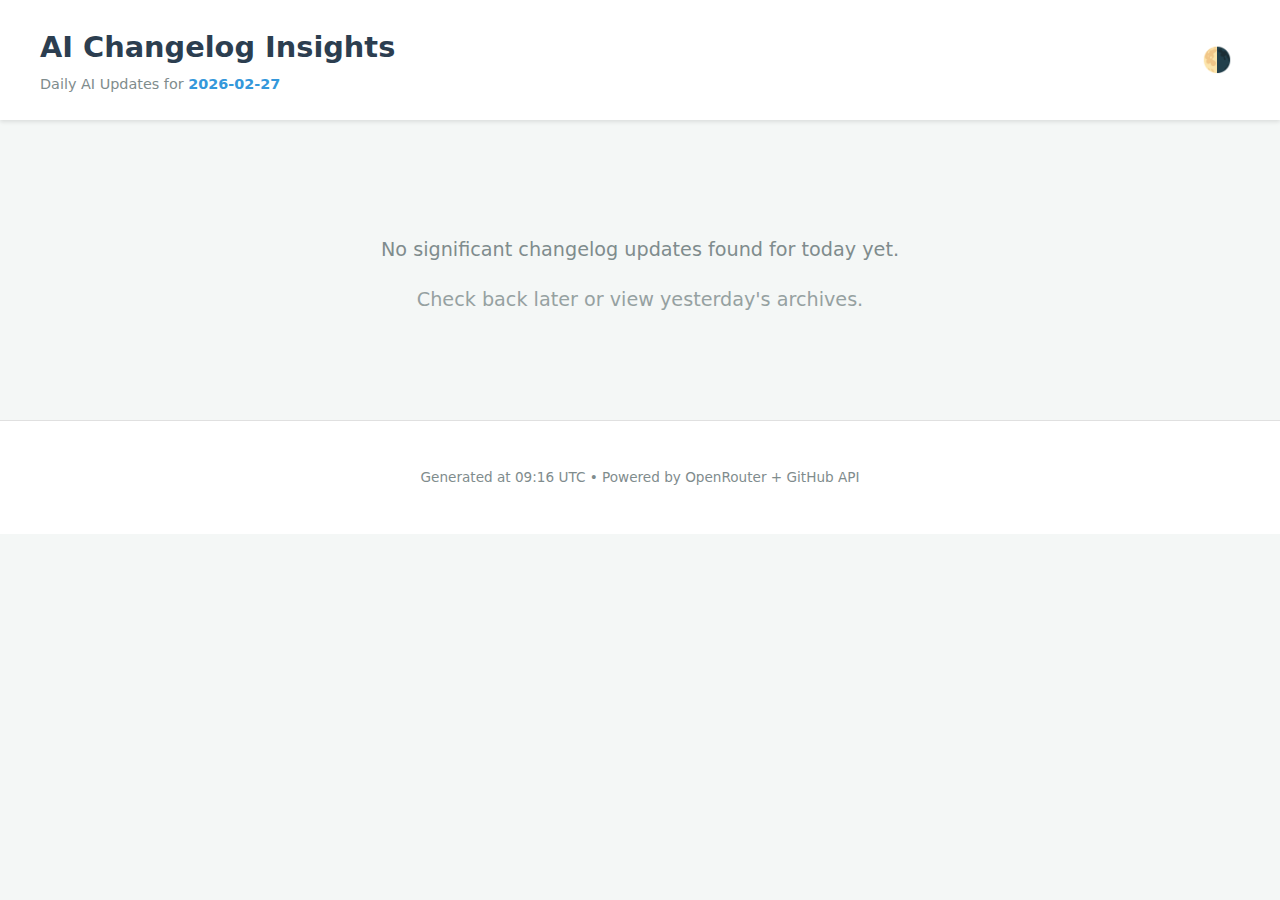
<file: index.html>
<!DOCTYPE html>
<html lang="en" data-theme="light">
<head>
    <meta charset="UTF-8">
    <meta name="viewport" content="width=device-width, initial-scale=1.0">
    <title>AI Changelog Insights | 2026-02-27</title>
    
    <!-- SEO & Social Meta Tags -->
    <meta name="description" content="Daily actionable insights from the top AI repositories on GitHub. Stay updated with what's new in AI development.">
    <meta property="og:title" content="AI Changelog Insights | 2026-02-27">
    <meta property="og:description" content="Daily actionable insights from the top AI repositories on GitHub.">
    <meta property="og:type" content="website">
    <meta property="og:url" content="https://ai-changelog-insights.github.io/">
    <!-- <meta property="og:image" content="https://ai-changelog-insights.github.io/og-image.png"> -->
    <meta name="twitter:card" content="summary_large_image">
    
    <!-- RSS Feed -->
    <link rel="alternate" type="application/rss+xml" title="AI Changelog Insights RSS Feed" href="/feed.xml" />
    
    <link rel="stylesheet" href="style.css?v=09:16 UTC">
    <script>
        function toggleTheme() {
            const html = document.documentElement;
            const current = html.getAttribute('data-theme');
            const next = current === 'light' ? 'dark' : 'light';
            html.setAttribute('data-theme', next);
            localStorage.setItem('theme', next);
        }
        
        // Init theme
        const saved = localStorage.getItem('theme') || (window.matchMedia('(prefers-color-scheme: dark)').matches ? 'dark' : 'light');
        document.documentElement.setAttribute('data-theme', saved);

        // Accordion Functionality
        document.addEventListener('DOMContentLoaded', () => {
            const summaries = document.querySelectorAll('.changelog-summary');
            
            // Add Copy Buttons to Code Blocks
            function addCopyButtons() {
                document.querySelectorAll('pre').forEach(pre => {
                    // Check if button already exists
                    if (pre.querySelector('.copy-btn')) return;

                    const button = document.createElement('button');
                    button.className = 'copy-btn';
                    button.textContent = 'Copy';
                    button.setAttribute('aria-label', 'Copy code to clipboard');

                    button.addEventListener('click', async (e) => {
                        e.stopPropagation(); // Prevent accordion from toggling if button is clicked
                        
                        const code = pre.querySelector('code');
                        const text = code ? code.innerText : pre.innerText;
                        // Remove the button text itself if it was somehow included (unlikely with querySelector('code') but possible with innerText on pre)
                        const textToCopy = text.replace('Copy', '').replace('Copied!', '').replace('Error', '').trim();

                        try {
                            if (navigator.clipboard && window.isSecureContext) {
                                await navigator.clipboard.writeText(textToCopy);
                            } else {
                                // Fallback for non-secure contexts (e.g. file:// or http://)
                                const textArea = document.createElement('textarea');
                                textArea.value = textToCopy;
                                
                                // Make it part of the DOM but invisible
                                textArea.style.position = 'fixed';
                                textArea.style.left = '0';
                                textArea.style.top = '0';
                                textArea.style.opacity = '0';
                                textArea.style.pointerEvents = 'none';
                                
                                document.body.appendChild(textArea);
                                textArea.focus();
                                textArea.select();
                                
                                try {
                                    const successful = document.execCommand('copy');
                                    if (!successful) throw new Error('Copy command failed');
                                } catch (err) {
                                    console.error('Fallback copy failed', err);
                                    throw err;
                                } finally {
                                    document.body.removeChild(textArea);
                                }
                            }

                            // Success feedback
                            const originalText = button.textContent;
                            button.textContent = 'Copied!';
                            button.classList.add('copied');
                            
                            setTimeout(() => {
                                button.textContent = originalText;
                                button.classList.remove('copied');
                            }, 2000);
                        } catch (err) {
                            console.error('Failed to copy:', err);
                            button.textContent = 'Error';
                            setTimeout(() => {
                                button.textContent = 'Copy';
                            }, 2000);
                        }
                    });

                    pre.appendChild(button);
                });
            }
            
            // Run initially
            addCopyButtons();
            
            summaries.forEach(summary => {
                const children = Array.from(summary.children);
                if (children.length === 0) return;

                const newContainer = document.createDocumentFragment();
                let currentSection = null;
                let currentContent = null;
                let hasSections = false;

                // Check if we have any h3s to determine if we should apply accordion structure
                const hasH3 = children.some(child => child.tagName === 'H3');

                if (!hasH3) {
                    // If no sections defined, leave as is (or wrap in one open section?)
                    // For now, let's leave it alone if no structure detected.
                    return;
                }

                children.forEach(child => {
                    if (child.tagName === 'H3') {
                        // Close previous section
                        if (currentSection && currentContent) {
                            currentSection.appendChild(currentContent);
                            newContainer.appendChild(currentSection);
                        }

                        // Start new section
                        currentSection = document.createElement('div');
                        currentSection.className = 'accordion-section';

                        const header = document.createElement('button');
                        header.className = 'accordion-header';
                        header.setAttribute('aria-expanded', 'false');
                        
                        // Move H3 inside button or keep as H3?
                        // Better accessibility: Button containing the H3 content
                        // But we want to keep semantic H3. 
                        // Let's make the button wrap the H3 or put H3 inside.
                        // CSS expects .accordion-header h3
                        
                        const h3 = child.cloneNode(true);
                        header.appendChild(h3);

                        header.addEventListener('click', function() {
                            const expanded = this.getAttribute('aria-expanded') === 'true';
                            this.setAttribute('aria-expanded', !expanded);
                            
                            const content = this.nextElementSibling;
                            if (content) {
                                content.classList.toggle('expanded');
                                if (!expanded) {
                                    content.style.maxHeight = content.scrollHeight + "px";
                                } else {
                                    content.style.maxHeight = null;
                                }
                            }
                        });

                        currentSection.appendChild(header);

                        currentContent = document.createElement('div');
                        currentContent.className = 'accordion-content';
                        hasSections = true;
                    } else {
                        if (currentContent) {
                            currentContent.appendChild(child.cloneNode(true));
                        } else {
                            // Content before first H3, or if no H3s found yet.
                            // If we are strictly following "What's New" etc., there should be an H3 first.
                            // If not, maybe create a default section or append to fragment?
                            // Let's append to a default "Overview" section if we want, or just pre-text.
                            // Given the prompt, likely strict structure.
                            // Let's create a "General" section if content exists before first H3?
                            // Or just leave it outside.
                            if (!currentSection) {
                                // Create a pre-content div
                                const preDiv = document.createElement('div');
                                preDiv.appendChild(child.cloneNode(true));
                                newContainer.appendChild(preDiv);
                            }
                        }
                    }
                });

                // Append final section
                if (currentSection && currentContent) {
                    currentSection.appendChild(currentContent);
                    newContainer.appendChild(currentSection);
                }

                if (hasSections) {
                    summary.innerHTML = '';
                    summary.appendChild(newContainer);
                }
            });
        });
    </script>
</head>
<body>
    <header>
        <div class="header-content">
            <div class="title-group">
                <h1>AI Changelog Insights</h1>
                <p class="subtitle">Daily AI Updates for <span class="highlight">2026-02-27</span></p>
            </div>
            <button class="theme-toggle" onclick="toggleTheme()" aria-label="Toggle theme">
                🌗
            </button>
        </div>
    </header>
    
    <main>
        
        
            <div class="empty-state">
                <p>No significant changelog updates found for today yet.</p>
                <p class="sub-text">Check back later or view yesterday's archives.</p>
            </div>
        
    </main>

    <footer>
        <p>Generated at 09:16 UTC • Powered by OpenRouter + GitHub API</p>
    </footer>
</body>
</html>
</file>
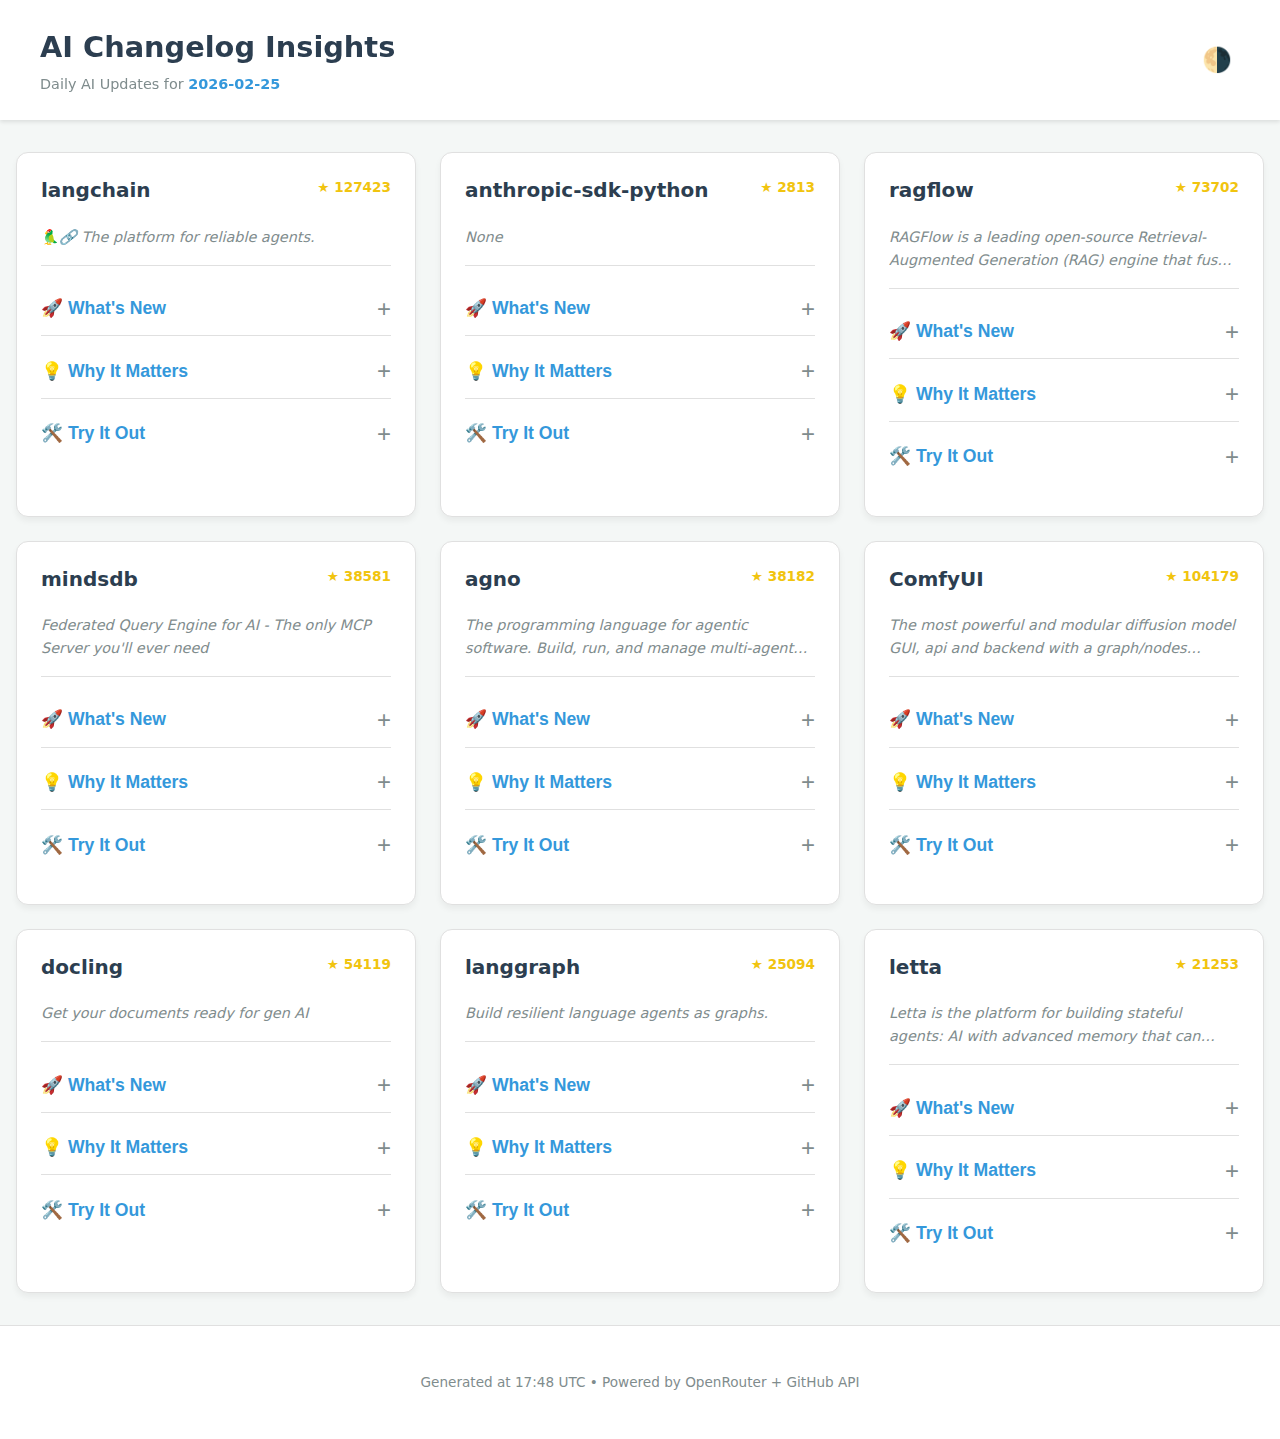
<file: site/index.html>
<!DOCTYPE html>
<html lang="en" data-theme="light">
<head>
    <meta charset="UTF-8">
    <meta name="viewport" content="width=device-width, initial-scale=1.0">
    <title>AI Changelog Insights | 2026-02-25</title>
    
    <!-- SEO & Social Meta Tags -->
    <meta name="description" content="Daily actionable insights from the top AI repositories on GitHub. Stay updated with what's new in AI development.">
    <meta property="og:title" content="AI Changelog Insights | 2026-02-25">
    <meta property="og:description" content="Daily actionable insights from the top AI repositories on GitHub.">
    <meta property="og:type" content="website">
    <meta property="og:url" content="https://ai-changelog-insights.github.io/">
    <!-- <meta property="og:image" content="https://ai-changelog-insights.github.io/og-image.png"> -->
    <meta name="twitter:card" content="summary_large_image">
    
    <!-- RSS Feed -->
    <link rel="alternate" type="application/rss+xml" title="AI Changelog Insights RSS Feed" href="/feed.xml" />
    
    <link rel="stylesheet" href="style.css?v=17:48 UTC">
    <script>
        function toggleTheme() {
            const html = document.documentElement;
            const current = html.getAttribute('data-theme');
            const next = current === 'light' ? 'dark' : 'light';
            html.setAttribute('data-theme', next);
            localStorage.setItem('theme', next);
        }
        
        // Init theme
        const saved = localStorage.getItem('theme') || (window.matchMedia('(prefers-color-scheme: dark)').matches ? 'dark' : 'light');
        document.documentElement.setAttribute('data-theme', saved);

        // Accordion Functionality
        document.addEventListener('DOMContentLoaded', () => {
            const summaries = document.querySelectorAll('.changelog-summary');
            
            summaries.forEach(summary => {
                const children = Array.from(summary.children);
                if (children.length === 0) return;

                const newContainer = document.createDocumentFragment();
                let currentSection = null;
                let currentContent = null;
                let hasSections = false;

                // Check if we have any h3s to determine if we should apply accordion structure
                const hasH3 = children.some(child => child.tagName === 'H3');

                if (!hasH3) {
                    // If no sections defined, leave as is (or wrap in one open section?)
                    // For now, let's leave it alone if no structure detected.
                    return;
                }

                children.forEach(child => {
                    if (child.tagName === 'H3') {
                        // Close previous section
                        if (currentSection && currentContent) {
                            currentSection.appendChild(currentContent);
                            newContainer.appendChild(currentSection);
                        }

                        // Start new section
                        currentSection = document.createElement('div');
                        currentSection.className = 'accordion-section';

                        const header = document.createElement('button');
                        header.className = 'accordion-header';
                        header.setAttribute('aria-expanded', 'false');
                        
                        // Move H3 inside button or keep as H3?
                        // Better accessibility: Button containing the H3 content
                        // But we want to keep semantic H3. 
                        // Let's make the button wrap the H3 or put H3 inside.
                        // CSS expects .accordion-header h3
                        
                        const h3 = child.cloneNode(true);
                        header.appendChild(h3);

                        header.addEventListener('click', function() {
                            const expanded = this.getAttribute('aria-expanded') === 'true';
                            this.setAttribute('aria-expanded', !expanded);
                            
                            const content = this.nextElementSibling;
                            if (content) {
                                content.classList.toggle('expanded');
                                if (!expanded) {
                                    content.style.maxHeight = content.scrollHeight + "px";
                                } else {
                                    content.style.maxHeight = null;
                                }
                            }
                        });

                        currentSection.appendChild(header);

                        currentContent = document.createElement('div');
                        currentContent.className = 'accordion-content';
                        hasSections = true;
                    } else {
                        if (currentContent) {
                            currentContent.appendChild(child.cloneNode(true));
                        } else {
                            // Content before first H3, or if no H3s found yet.
                            // If we are strictly following "What's New" etc., there should be an H3 first.
                            // If not, maybe create a default section or append to fragment?
                            // Let's append to a default "Overview" section if we want, or just pre-text.
                            // Given the prompt, likely strict structure.
                            // Let's create a "General" section if content exists before first H3?
                            // Or just leave it outside.
                            if (!currentSection) {
                                // Create a pre-content div
                                const preDiv = document.createElement('div');
                                preDiv.appendChild(child.cloneNode(true));
                                newContainer.appendChild(preDiv);
                            }
                        }
                    }
                });

                // Append final section
                if (currentSection && currentContent) {
                    currentSection.appendChild(currentContent);
                    newContainer.appendChild(currentSection);
                }

                if (hasSections) {
                    summary.innerHTML = '';
                    summary.appendChild(newContainer);
                }
            });
        });
    </script>
</head>
<body>
    <header>
        <div class="header-content">
            <div class="title-group">
                <h1>AI Changelog Insights</h1>
                <p class="subtitle">Daily AI Updates for <span class="highlight">2026-02-25</span></p>
            </div>
            <button class="theme-toggle" onclick="toggleTheme()" aria-label="Toggle theme">
                🌗
            </button>
        </div>
    </header>
    
    <main>
        
            
            <article class="repo-card">
                <div class="repo-header">
                    <h2><a href="https://github.com/langchain-ai/langchain" target="_blank">langchain</a></h2>
                    <div class="repo-meta">
                        <span class="stars">★ 127423</span>
                    </div>
                </div>
                <p class="repo-description">🦜🔗 The platform for reliable agents.</p>
                <div class="changelog-summary">
                    <h3>🚀 What's New</h3>
<p>This release fixes a critical issue with tool chunk ID handling in the merge functionality and includes a minor release bump.</p>
<h3>💡 Why It Matters</h3>
<ul>
<li><strong>Fix empty tool chunk IDs in merge</strong>: Treats empty tool chunk IDs as missing during merge operations, preventing potential data loss or incorrect merging behavior in complex tool call chains.</li>
</ul>
<h3>🛠️ Try It Out</h3>
<pre><code class="language-python">from langchain_core.pydantic_v1 import BaseModel, Field
from langchain_core.messages import HumanMessage
from langchain_core.tools import Tool

# Example showing proper tool chunk handling
class MyTool(Tool):
    """Example tool that demonstrates proper chunk ID handling."""
    
    def __init__(self):
        super().__init__(
            name="example",
            description="Demonstrates proper chunk ID handling",
            func=lambda x: x
        )

# Usage in a chain (simplified)
message = HumanMessage(content="Run the example tool")
# The merge functionality will now properly handle empty chunk IDs
# No code changes needed - the fix is automatic</code></pre>
                </div>
            </article>
            
            <article class="repo-card">
                <div class="repo-header">
                    <h2><a href="https://github.com/anthropics/anthropic-sdk-python" target="_blank">anthropic-sdk-python</a></h2>
                    <div class="repo-meta">
                        <span class="stars">★ 2813</span>
                    </div>
                </div>
                <p class="repo-description">None</p>
                <div class="changelog-summary">
                    <h3>🚀 What's New</h3>
<p>This release adds comprehensive MCP (Model Context Protocol) conversion helpers, removes the publishing section from CLI target, and changes array format to brackets. It also includes internal improvements to SSE classes and proxy testing resilience.</p>
<h3>💡 Why It Matters</h3>
<ul>
<li><strong>MCP Conversion Helpers</strong>: New helpers for converting between MCP tools, prompts, and resources make it easier to integrate with MCP servers and clients</li>
<li><strong>Array Format Change</strong>: Changed array_format to brackets for better compatibility with API specifications</li>
<li><strong>CLI Cleanup</strong>: Removed publishing section from CLI target to streamline the command-line interface</li>
</ul>
<h3>🛠️ Try It Out</h3>
<pre><code class="language-python">from anthropic import Anthropic

# Using new MCP conversion helpers
anthropic = Anthropic()

# Convert MCP tool to SDK format
mcp_tool = anthropic.mcp.convert_tool_to_sdk(mcp_tool_definition)

# Convert SDK tool to MCP format
mcp_definition = anthropic.mcp.convert_sdk_to_mcp(tool_definition)

# Convert prompts and resources
mcp_prompt = anthropic.mcp.convert_prompt_to_mcp(prompt_definition)
mcp_resource = anthropic.mcp.convert_resource_to_mcp(resource_definition)</code></pre>
                </div>
            </article>
            
            <article class="repo-card">
                <div class="repo-header">
                    <h2><a href="https://github.com/infiniflow/ragflow" target="_blank">ragflow</a></h2>
                    <div class="repo-meta">
                        <span class="stars">★ 73702</span>
                    </div>
                </div>
                <p class="repo-description">RAGFlow is a leading open-source Retrieval-Augmented Generation (RAG) engine that fuses cutting-edge RAG with Agent capabilities to create a superior context layer for LLMs</p>
                <div class="changelog-summary">
                    <h3>🚀 What's New</h3>
<p>RAGFlow 0.24.0 introduces significant enhancements across memory management, dataset handling, agent capabilities, and ecosystem integrations. The release focuses on improving observability, developer experience, and system governance.</p>
<h3>💡 Why It Matters</h3>
<ul>
<li><strong>Memory Management</strong>: Memory extraction logs are now visible in the console, providing full traceability of extraction, embedding, and storage operations. RESTful APIs and Python SDK enable comprehensive CRUD operations and intelligent retrieval of memories.</li>
<li><strong>Dataset Management</strong>: Batch metadata management improves user experience when configuring application metadata. Table of Contents (ToC) has been renamed to PageIndex for clarity.</li>
<li><strong>Agent Chat Management</strong>: New multi-Sandbox mechanism supports local gVisor and Alibaba Cloud with mainstream Sandbox API compatibility. Chat interface retains sessions and dialogue history for better conversation continuity.</li>
<li><strong>Chat Optimization</strong>: New 'Thinking' mode replaces previous 'Reasoning' configuration, with optimized retrieval strategies for deep-research scenarios that enhance recall accuracy.</li>
<li><strong>Admin Enhancements</strong>: Support for multiple admin accounts and model connection testing when adding new models improves system administration and configuration reliability.</li>
<li><strong>Ecosystem Expansion</strong>: OceanBase database support provides an alternative to MySQL. PaddleOCR-VL integration expands multimodal processing capabilities. New data source integrations include Zendesk and Bitbucket.</li>
</ul>
<h3>🛠️ Try It Out</h3>
<pre><code class="language-python">from ragflow.memory import MemoryClient

# Initialize Memory client
client = MemoryClient()

# Create a new memory
memory = client.create_memory(name="Project X", description="Research project data")

# Add memory entry
entry = client.add_memory_entry(
    memory_id=memory.id,
    content="This is the content for memory entry",
    metadata={"source": "document.pdf", "page": 5}
)

# Retrieve memories by keyword
results = client.search_memories(keyword="research")
print(f"Found {len(results)} memories")

# Get memory extraction logs
logs = client.get_memory_logs(memory_id=memory.id)
for log in logs:
    print(f"{log.timestamp}: {log.message}")</code></pre>
                </div>
            </article>
            
            <article class="repo-card">
                <div class="repo-header">
                    <h2><a href="https://github.com/mindsdb/mindsdb" target="_blank">mindsdb</a></h2>
                    <div class="repo-meta">
                        <span class="stars">★ 38581</span>
                    </div>
                </div>
                <p class="repo-description">Federated Query Engine for AI - The only MCP Server you'll ever need</p>
                <div class="changelog-summary">
                    <h3>🚀 What's New</h3>
<p>This release introduces significant improvements across SQL capabilities, integrations, Knowledge Bases, and security. Key highlights include enhanced GROUP BY WITH ROLLUP functionality, static README integration from GitHub, pgvector as default Knowledge Base store in Docker, and numerous security upgrades to dependencies.</p>
<h3>💡 Why It Matters</h3>
<ul>
<li><strong>Enhanced SQL GROUP BY WITH ROLLUP</strong>: Fixed reliability issues with GROUP BY WITH ROLLUP, making it more robust for complex analytical queries and rollup operations.</li>
<li><strong>Static README Integration</strong>: README files for integrations are now pulled statically from GitHub, reducing local storage requirements and ensuring documentation stays current.</li>
<li><strong>pgvector Default for Knowledge Bases</strong>: Switched default Knowledge Base store in Docker-compose to pgvector for enhanced performance in vector operations and similarity searches.</li>
<li><strong>Security Upgrades</strong>: Updated numerous security-critical packages including urllib3, starlette, keras, protobuf, numpy, and others to ensure system safety and reliability.</li>
</ul>
<h3>🛠️ Try It Out</h3>
<pre><code class="language-bash"># Test the new GROUP BY WITH ROLLUP functionality
# This example demonstrates rollup operations on sales data

# Assuming you have a sales table with columns: region, product, amount

SELECT region, product, SUM(amount) as total_sales
FROM sales
GROUP BY WITH ROLLUP region, product;

# The output will include subtotals for each region and a grand total</code></pre>
                </div>
            </article>
            
            <article class="repo-card">
                <div class="repo-header">
                    <h2><a href="https://github.com/agno-agi/agno" target="_blank">agno</a></h2>
                    <div class="repo-meta">
                        <span class="stars">★ 38182</span>
                    </div>
                </div>
                <p class="repo-description">The programming language for agentic software. Build, run, and manage multi-agent systems at scale.</p>
                <div class="changelog-summary">
                    <h3>🚀 What's New</h3>
<p>This release introduces real-time streaming for Slack interfaces with live progress cards, adds image generation capabilities to ModelsLabTools, and includes several bug fixes for Gemini, AWS Bedrock, and workflow handling.</p>
<h3>💡 Why It Matters</h3>
<ul>
<li><strong>Slack Interface Streaming</strong>: Real-time streaming with live progress cards for tool calls, reasoning, and workflow steps. Multiple bots supported with separate tokens and signing secrets.</li>
<li><strong>ModelsLabTools Image Generation</strong>: Complete ModelsLab media suite now includes text-to-image API support for PNG/JPG generation.</li>
<li><strong>Gemini API Fix</strong>: Fixed empty message parts causing request failures when sending conversations to Gemini API.</li>
<li><strong>AWS Bedrock Tool Result Handling</strong>: Merged consecutive toolResult blocks into single user message for cleaner output.</li>
<li><strong>Workflow Image Handling</strong>: Fixed raw image bytes handling in workflow step's _convert_image_artifacts_to_images method.</li>
<li><strong>Knowledge Filter Serialization</strong>: Fixed FilterExpr object serialization in GET /agents and /teams responses.</li>
</ul>
<h3>🛠️ Try It Out</h3>
<pre><code class="language-python">from agno import Agent
from agno.tools import ModelsLabTools

# Example: Using ModelsLabTools with image generation
agent = Agent(
    tools=[ModelsLabTools()],
    instructions="Generate an image based on the description"
)

# Create an agent with Slack interface
from agno.interfaces import SlackInterface

slack_agent = Agent(
    tools=[ModelsLabTools()],
    interfaces=[SlackInterface(
        token="your-slack-bot-token",
        signing_secret="your-signing-secret"
    )]
)

# The Slack interface now provides real-time streaming with progress cards
# for tool calls, reasoning, and workflow steps</code></pre>
                </div>
            </article>
            
            <article class="repo-card">
                <div class="repo-header">
                    <h2><a href="https://github.com/Comfy-Org/ComfyUI" target="_blank">ComfyUI</a></h2>
                    <div class="repo-meta">
                        <span class="stars">★ 104179</span>
                    </div>
                </div>
                <p class="repo-description">The most powerful and modular diffusion model GUI, api and backend with a graph/nodes interface.</p>
                <div class="changelog-summary">
                    <h3>🚀 What's New</h3>
<p>ComfyUI v0.15.0 introduces new API nodes, audio processing capabilities, text generation support, and various bug fixes and improvements. Key additions include ElevenLabs nodes, a 3-band equalizer for audio, GLSL shader support, and essential subgraph blueprints.</p>
<h3>💡 Why It Matters</h3>
<ul>
<li><strong>ElevenLabs API Nodes</strong>: Adds support for ElevenLabs text-to-speech and voice cloning capabilities through new API nodes.</li>
<li><strong>3-Band Equalizer Node</strong>: Provides audio processing capabilities with low, mid, and high frequency controls for audio enhancement.</li>
<li><strong>Text Generation with Native Models</strong>: Initial support for text generation using native models, starting with Gemma3 integration.</li>
<li><strong>GLSL Shader Node</strong>: Enables custom shader effects using PyOpenGL for advanced visual processing.</li>
<li><strong>Essential Subgraph Blueprints</strong>: Provides pre-built subgraph templates for common workflows to improve development efficiency.</li>
</ul>
<h3>🛠️ Try It Out</h3>
<pre><code class="language-python"># Example: Using ElevenLabs Text-to-Speech
from comfyui.api_nodes import ElevenLabsTTS

# Initialize with API key
tts = ElevenLabsTTS(api_key="your_api_key")

# Generate speech from text
speech_audio = tts.generate(
    text="Hello, this is a test of the ElevenLabs integration.",
    voice_id="male_1",
    speed=1.0
)

# Save the generated audio
speech_audio.save("output.wav")

# Example: Using 3-Band Equalizer
from comfyui.nodes import Equalizer3Band

# Apply audio equalization
equalizer = Equalizer3Band(low_gain=0.8, mid_gain=1.0, high_gain=1.2)
processed_audio = equalizer.apply(input_audio)</code></pre>
                </div>
            </article>
            
            <article class="repo-card">
                <div class="repo-header">
                    <h2><a href="https://github.com/docling-project/docling" target="_blank">docling</a></h2>
                    <div class="repo-meta">
                        <span class="stars">★ 54119</span>
                    </div>
                </div>
                <p class="repo-description">Get your documents ready for gen AI</p>
                <div class="changelog-summary">
                    <h3>🚀 What's New</h3>
<p>This release introduces unified model-family inference engines with KServe v2 API support and a new backend parser for XBRL instance reports. It also includes fixes for ASR segment handling and DOCX hyperlink address validation.</p>
<h3>💡 Why It Matters</h3>
<ul>
<li><strong>Unified Model-Family Inference Engines</strong>: Provides a consistent API for image classification and other model families, enabling easier integration with KServe v2 for production deployments.</li>
<li><strong>XBRL Instance Reports Parser</strong>: Adds native support for parsing XBRL (eXtensible Business Reporting Language) instance documents, enabling automated financial data extraction.</li>
<li><strong>DOCX Hyperlink Validation</strong>: Prevents crashes when processing DOCX files with missing hyperlink addresses, improving robustness for document processing pipelines.</li>
<li><strong>ASR Segment Filtering</strong>: Skips empty ASR (Automatic Speech Recognition) segments, reducing noise in speech-to-text processing workflows.</li>
</ul>
<h3>🛠️ Try It Out</h3>
<pre><code class="language-python">from docling import Document

# Parse XBRL instance report
xbrl_doc = Document.from_file("financial_report.xbrl")
print(xbrl_doc.metadata)

# Use unified inference engine for image classification
from docling.inference import ImageClassificationEngine
engine = ImageClassificationEngine.from_pretrained("hf_hub:model_id")
result = engine.predict(image_path="sample.jpg")
print(result)</code></pre>
                </div>
            </article>
            
            <article class="repo-card">
                <div class="repo-header">
                    <h2><a href="https://github.com/langchain-ai/langgraph" target="_blank">langgraph</a></h2>
                    <div class="repo-meta">
                        <span class="stars">★ 25094</span>
                    </div>
                </div>
                <p class="repo-description">Build resilient language agents as graphs.</p>
                <div class="changelog-summary">
                    <h3>🚀 What's New</h3>
<p>This release adds a new extract parameter to threads.search() and includes a make type target for type checking.</p>
<h3>💡 Why It Matters</h3>
<ul>
<li><strong>Enhanced Thread Search</strong>: Added extract parameter to threads.search() for more granular control over returned thread data</li>
<li><strong>Type Checking Support</strong>: Added make type target for improved type checking workflows</li>
</ul>
<h3>🛠️ Try It Out</h3>
<pre><code class="language-python">from langgraph_sdk import get_client

client = get_client()
# Using the new extract parameter to filter returned thread data
threads = await client.threads.search(extract=['thread_id', 'state', 'created_at'])
for thread in threads:
    print(f"Thread ID: {thread['thread_id']}, State: {thread['state']}")</code></pre>
                </div>
            </article>
            
            <article class="repo-card">
                <div class="repo-header">
                    <h2><a href="https://github.com/letta-ai/letta" target="_blank">letta</a></h2>
                    <div class="repo-meta">
                        <span class="stars">★ 21253</span>
                    </div>
                </div>
                <p class="repo-description">Letta is the platform for building stateful agents: AI with advanced memory that can learn and self-improve over time.</p>
                <div class="changelog-summary">
                    <h3>🚀 What's New</h3>
<p>This release contains a version bump to 0.16.5 with no functional changes or new features. It's a maintenance release that updates the version number.</p>
<h3>💡 Why It Matters</h3>
<ul>
<li><strong>Version Bump</strong>: Updated to v0.16.5 with no functional changes. This is a maintenance release for version tracking.</li>
</ul>
<h3>🛠️ Try It Out</h3>
<pre><code class="language-bash"># No functional changes - this is just a version bump
# To verify your version:
letta --version
# Should output: 0.16.5</code></pre>
                </div>
            </article>
            
        
    </main>

    <footer>
        <p>Generated at 17:48 UTC • Powered by OpenRouter + GitHub API</p>
    </footer>
</body>
</html>
</file>
<file: style.css>
:root {
    --primary: #2c3e50;
    --accent: #3498db;
    --bg: #f4f7f6;
    --card-bg: #ffffff;
    --text: #333;
    --meta: #7f8c8d;
    --border: #e0e0e0;
    --code-bg: rgba(0,0,0,0.05);
}

[data-theme="dark"] {
    --primary: #ecf0f1;
    --accent: #e74c3c;
    --bg: #1a1a1a;
    --card-bg: #2d2d2d;
    --text: #e0e0e0;
    --meta: #95a5a6;
    --border: #404040;
    --code-bg: rgba(255,255,255,0.1);
}

body {
    font-family: 'Segoe UI', system-ui, sans-serif;
    background-color: var(--bg);
    color: var(--text);
    margin: 0;
    padding: 0;
    line-height: 1.6;
    transition: background-color 0.3s, color 0.3s;
}

header {
    background: var(--card-bg);
    padding: 1.5rem 1rem;
    box-shadow: 0 2px 4px rgba(0,0,0,0.1);
    position: sticky;
    top: 0;
    z-index: 100;
}

.header-content {
    max-width: 1200px;
    margin: 0 auto;
    display: flex;
    justify-content: space-between;
    align-items: center;
}

h1 {
    margin: 0;
    font-size: 1.8rem;
    color: var(--primary);
}

.subtitle {
    margin: 0.2rem 0 0;
    color: var(--meta);
    font-size: 0.9rem;
}

.highlight {
    color: var(--accent);
    font-weight: bold;
}

.theme-toggle {
    background: none;
    border: none;
    font-size: 1.5rem;
    cursor: pointer;
    padding: 0.5rem;
    border-radius: 50%;
    transition: background 0.2s;
}

.theme-toggle:hover {
    background: rgba(0,0,0,0.05);
}

[data-theme="dark"] .theme-toggle:hover {
    background: rgba(255,255,255,0.1);
}

main {
    max-width: 1400px;
    margin: 2rem auto;
    padding: 0 1rem;
    display: grid;
    grid-template-columns: repeat(auto-fit, minmax(400px, 1fr));
    gap: 1.5rem;
}

.repo-card {
    background: var(--card-bg);
    border-radius: 12px;
    padding: 1.5rem;
    box-shadow: 0 4px 6px rgba(0,0,0,0.05);
    border: 1px solid var(--border);
    transition: transform 0.2s, box-shadow 0.2s;
    display: flex;
    flex-direction: column;
    /* Ensure container doesn't constrain content too much */
    min-width: 0;
}

.repo-card:hover {
    transform: translateY(-2px);
    box-shadow: 0 8px 12px rgba(0,0,0,0.1);
}

.repo-header {
    display: flex;
    justify-content: space-between;
    align-items: flex-start;
    margin-bottom: 0.5rem;
}

.repo-header h2 {
    margin: 0;
    font-size: 1.25rem;
    line-height: 1.3;
}

.repo-header a {
    text-decoration: none;
    color: var(--primary);
}

.repo-header a:hover {
    color: var(--accent);
}

.repo-meta {
    font-size: 0.85rem;
    color: var(--meta);
    white-space: nowrap;
    margin-left: 1rem;
}

.stars {
    color: #f1c40f;
    font-weight: 600;
}

.repo-description {
    font-size: 0.9rem;
    color: var(--meta);
    margin-bottom: 1rem;
    font-style: italic;
    display: -webkit-box;
    -webkit-line-clamp: 2;
    -webkit-box-orient: vertical;
    overflow: hidden;
}

/* ... existing styles ... */

.changelog-summary {
    font-size: 0.95rem;
    border-top: 1px solid var(--border);
    padding-top: 1rem;
    flex-grow: 1;
}

/* Accordion Styles */
.accordion-section {
    border-bottom: 1px solid var(--border);
    margin-bottom: 0.5rem;
}

.accordion-section:last-child {
    border-bottom: none;
}

.accordion-header {
    cursor: pointer;
    padding: 0.8rem 0;
    user-select: none;
    display: flex;
    justify-content: space-between;
    align-items: center;
    width: 100%;
    background: none;
    border: none;
    text-align: left;
    margin: 0; /* Reset default h3 margin */
}

.accordion-header h3 {
    margin: 0;
    font-size: 1.1rem;
    color: var(--accent);
    font-weight: 600;
    display: flex;
    align-items: center;
    gap: 0.5rem;
}

.accordion-header::after {
    content: '+';
    font-size: 1.5rem;
    color: var(--meta);
    transition: transform 0.3s ease;
    margin-left: 1rem;
}

.accordion-header[aria-expanded="true"]::after {
    transform: rotate(45deg);
}

.accordion-content {
    max-height: 0;
    overflow: hidden;
    transition: max-height 0.3s ease-out, opacity 0.3s ease-out, padding 0.3s ease;
    opacity: 0;
}

.accordion-content.expanded {
    opacity: 1;
    padding-bottom: 1rem;
    /* Max-height will be set by JS, but give it a safe fallback/initial transition target if needed, 
       though JS scrollHeight is better */
}

/* Code block fixes */
.changelog-summary pre {
    background: var(--code-bg);
    padding: 1rem;
    border-radius: 6px;
    margin: 0.5rem 0;
    overflow-x: auto;
    /* Wrap text to prevent overflow as requested */
    white-space: pre-wrap; 
    word-wrap: break-word;
    max-width: 100%;
    position: relative; /* For copy button positioning */
}

.changelog-summary code {
    background: transparent; /* inherited from pre if inside */
    padding: 0;
    border-radius: 0;
    font-family: 'Consolas', 'Monaco', monospace;
    font-size: 0.9em;
    color: var(--accent);
    /* Ensure inline code also behaves well */
    white-space: pre-wrap;
    word-break: break-all;
}

/* Copy Button Styles */
.copy-btn {
    position: absolute;
    top: 0.5rem;
    right: 0.5rem;
    background-color: rgba(255, 255, 255, 0.8);
    border: 1px solid var(--border);
    border-radius: 4px;
    padding: 0.2rem 0.5rem;
    font-size: 0.8rem;
    cursor: pointer;
    color: var(--text);
    transition: all 0.2s ease;
    opacity: 0; /* Hidden by default */
}

[data-theme="dark"] .copy-btn {
    background-color: rgba(0, 0, 0, 0.6);
    color: var(--text);
}

.changelog-summary pre:hover .copy-btn {
    opacity: 1; /* Show on hover */
}

.copy-btn:hover {
    background-color: var(--accent);
    color: white;
    border-color: var(--accent);
}

.copy-btn.copied {
    background-color: #27ae60;
    color: white;
    border-color: #27ae60;
}

/* Adjust lists inside summary */
.changelog-summary ul {
    padding-left: 1.2rem;
    margin: 0.5rem 0;
}

.changelog-summary li {
    margin-bottom: 0.5rem;
}


.empty-state {
    grid-column: 1 / -1;
    text-align: center;
    padding: 4rem 1rem;
    color: var(--meta);
}

.empty-state p {
    font-size: 1.2rem;
    margin-bottom: 0.5rem;
}

.sub-text {
    font-size: 0.9rem;
    opacity: 0.8;
}

footer {
    text-align: center;
    padding: 2rem;
    color: var(--meta);
    font-size: 0.85rem;
    border-top: 1px solid var(--border);
    margin-top: 2rem;
    background: var(--card-bg);
}

@media (max-width: 600px) {
    h1 { font-size: 1.5rem; }
    .repo-card { padding: 1rem; }
    .copy-btn { opacity: 1; } /* Always show on mobile since no hover */
}

/* Global Summary Card */
.global-summary-card {
    grid-column: 1 / -1;
    background: linear-gradient(135deg, var(--card-bg) 0%, rgba(52, 152, 219, 0.05) 100%);
    border: 1px solid var(--accent);
    border-radius: 12px;
    padding: 2rem;
    margin-bottom: 2rem;
    box-shadow: 0 4px 15px rgba(52, 152, 219, 0.1);
}

.global-summary-card h2 {
    margin-top: 0;
    color: var(--accent);
    font-size: 1.8rem;
    border-bottom: 2px solid rgba(52, 152, 219, 0.2);
    padding-bottom: 1rem;
    margin-bottom: 1.5rem;
}

.global-summary-card h3 {
    margin-top: 1.5rem;
    color: var(--primary);
    font-size: 1.3rem;
}

.ecosystem-overview {
    font-size: 1.1rem;
    line-height: 1.8;
    color: var(--text);
}

[data-theme="dark"] .global-summary-card {
    background: linear-gradient(135deg, var(--card-bg) 0%, rgba(52, 152, 219, 0.1) 100%);
}
</file>
<file: site/style.css>
:root {
    --primary: #2c3e50;
    --accent: #3498db;
    --bg: #f4f7f6;
    --card-bg: #ffffff;
    --text: #333;
    --meta: #7f8c8d;
    --border: #e0e0e0;
    --code-bg: rgba(0,0,0,0.05);
}

[data-theme="dark"] {
    --primary: #ecf0f1;
    --accent: #e74c3c;
    --bg: #1a1a1a;
    --card-bg: #2d2d2d;
    --text: #e0e0e0;
    --meta: #95a5a6;
    --border: #404040;
    --code-bg: rgba(255,255,255,0.1);
}

body {
    font-family: 'Segoe UI', system-ui, sans-serif;
    background-color: var(--bg);
    color: var(--text);
    margin: 0;
    padding: 0;
    line-height: 1.6;
    transition: background-color 0.3s, color 0.3s;
}

header {
    background: var(--card-bg);
    padding: 1.5rem 1rem;
    box-shadow: 0 2px 4px rgba(0,0,0,0.1);
    position: sticky;
    top: 0;
    z-index: 100;
}

.header-content {
    max-width: 1200px;
    margin: 0 auto;
    display: flex;
    justify-content: space-between;
    align-items: center;
}

h1 {
    margin: 0;
    font-size: 1.8rem;
    color: var(--primary);
}

.subtitle {
    margin: 0.2rem 0 0;
    color: var(--meta);
    font-size: 0.9rem;
}

.highlight {
    color: var(--accent);
    font-weight: bold;
}

.theme-toggle {
    background: none;
    border: none;
    font-size: 1.5rem;
    cursor: pointer;
    padding: 0.5rem;
    border-radius: 50%;
    transition: background 0.2s;
}

.theme-toggle:hover {
    background: rgba(0,0,0,0.05);
}

[data-theme="dark"] .theme-toggle:hover {
    background: rgba(255,255,255,0.1);
}

main {
    max-width: 1400px;
    margin: 2rem auto;
    padding: 0 1rem;
    display: grid;
    grid-template-columns: repeat(auto-fit, minmax(400px, 1fr));
    gap: 1.5rem;
}

.repo-card {
    background: var(--card-bg);
    border-radius: 12px;
    padding: 1.5rem;
    box-shadow: 0 4px 6px rgba(0,0,0,0.05);
    border: 1px solid var(--border);
    transition: transform 0.2s, box-shadow 0.2s;
    display: flex;
    flex-direction: column;
    /* Ensure container doesn't constrain content too much */
    min-width: 0;
}

.repo-card:hover {
    transform: translateY(-2px);
    box-shadow: 0 8px 12px rgba(0,0,0,0.1);
}

.repo-header {
    display: flex;
    justify-content: space-between;
    align-items: flex-start;
    margin-bottom: 0.5rem;
}

.repo-header h2 {
    margin: 0;
    font-size: 1.25rem;
    line-height: 1.3;
}

.repo-header a {
    text-decoration: none;
    color: var(--primary);
}

.repo-header a:hover {
    color: var(--accent);
}

.repo-meta {
    font-size: 0.85rem;
    color: var(--meta);
    white-space: nowrap;
    margin-left: 1rem;
}

.stars {
    color: #f1c40f;
    font-weight: 600;
}

.repo-description {
    font-size: 0.9rem;
    color: var(--meta);
    margin-bottom: 1rem;
    font-style: italic;
    display: -webkit-box;
    -webkit-line-clamp: 2;
    -webkit-box-orient: vertical;
    overflow: hidden;
}

/* ... existing styles ... */

.changelog-summary {
    font-size: 0.95rem;
    border-top: 1px solid var(--border);
    padding-top: 1rem;
    flex-grow: 1;
}

/* Accordion Styles */
.accordion-section {
    border-bottom: 1px solid var(--border);
    margin-bottom: 0.5rem;
}

.accordion-section:last-child {
    border-bottom: none;
}

.accordion-header {
    cursor: pointer;
    padding: 0.8rem 0;
    user-select: none;
    display: flex;
    justify-content: space-between;
    align-items: center;
    width: 100%;
    background: none;
    border: none;
    text-align: left;
    margin: 0; /* Reset default h3 margin */
}

.accordion-header h3 {
    margin: 0;
    font-size: 1.1rem;
    color: var(--accent);
    font-weight: 600;
    display: flex;
    align-items: center;
    gap: 0.5rem;
}

.accordion-header::after {
    content: '+';
    font-size: 1.5rem;
    color: var(--meta);
    transition: transform 0.3s ease;
    margin-left: 1rem;
}

.accordion-header[aria-expanded="true"]::after {
    transform: rotate(45deg);
}

.accordion-content {
    max-height: 0;
    overflow: hidden;
    transition: max-height 0.3s ease-out, opacity 0.3s ease-out, padding 0.3s ease;
    opacity: 0;
}

.accordion-content.expanded {
    opacity: 1;
    padding-bottom: 1rem;
    /* Max-height will be set by JS, but give it a safe fallback/initial transition target if needed, 
       though JS scrollHeight is better */
}

/* Code block fixes */
.changelog-summary pre {
    background: var(--code-bg);
    padding: 1rem;
    border-radius: 6px;
    margin: 0.5rem 0;
    overflow-x: auto;
    /* Wrap text to prevent overflow as requested */
    white-space: pre-wrap; 
    word-wrap: break-word;
    max-width: 100%;
    position: relative; /* For copy button positioning */
}

.changelog-summary code {
    background: transparent; /* inherited from pre if inside */
    padding: 0;
    border-radius: 0;
    font-family: 'Consolas', 'Monaco', monospace;
    font-size: 0.9em;
    color: var(--accent);
    /* Ensure inline code also behaves well */
    white-space: pre-wrap;
    word-break: break-all;
}

/* Copy Button Styles */
.copy-btn {
    position: absolute;
    top: 0.5rem;
    right: 0.5rem;
    background-color: rgba(255, 255, 255, 0.8);
    border: 1px solid var(--border);
    border-radius: 4px;
    padding: 0.2rem 0.5rem;
    font-size: 0.8rem;
    cursor: pointer;
    color: var(--text);
    transition: all 0.2s ease;
    opacity: 0; /* Hidden by default */
}

[data-theme="dark"] .copy-btn {
    background-color: rgba(0, 0, 0, 0.6);
    color: var(--text);
}

.changelog-summary pre:hover .copy-btn {
    opacity: 1; /* Show on hover */
}

.copy-btn:hover {
    background-color: var(--accent);
    color: white;
    border-color: var(--accent);
}

.copy-btn.copied {
    background-color: #27ae60;
    color: white;
    border-color: #27ae60;
}

/* Adjust lists inside summary */
.changelog-summary ul {
    padding-left: 1.2rem;
    margin: 0.5rem 0;
}

.changelog-summary li {
    margin-bottom: 0.5rem;
}


.empty-state {
    grid-column: 1 / -1;
    text-align: center;
    padding: 4rem 1rem;
    color: var(--meta);
}

.empty-state p {
    font-size: 1.2rem;
    margin-bottom: 0.5rem;
}

.sub-text {
    font-size: 0.9rem;
    opacity: 0.8;
}

footer {
    text-align: center;
    padding: 2rem;
    color: var(--meta);
    font-size: 0.85rem;
    border-top: 1px solid var(--border);
    margin-top: 2rem;
    background: var(--card-bg);
}

@media (max-width: 600px) {
    h1 { font-size: 1.5rem; }
    .repo-card { padding: 1rem; }
    .copy-btn { opacity: 1; } /* Always show on mobile since no hover */
}

/* Global Summary Card */
.global-summary-card {
    grid-column: 1 / -1;
    background: linear-gradient(135deg, var(--card-bg) 0%, rgba(52, 152, 219, 0.05) 100%);
    border: 1px solid var(--accent);
    border-radius: 12px;
    padding: 2rem;
    margin-bottom: 2rem;
    box-shadow: 0 4px 15px rgba(52, 152, 219, 0.1);
}

.global-summary-card h2 {
    margin-top: 0;
    color: var(--accent);
    font-size: 1.8rem;
    border-bottom: 2px solid rgba(52, 152, 219, 0.2);
    padding-bottom: 1rem;
    margin-bottom: 1.5rem;
}

.global-summary-card h3 {
    margin-top: 1.5rem;
    color: var(--primary);
    font-size: 1.3rem;
}

.ecosystem-overview {
    font-size: 1.1rem;
    line-height: 1.8;
    color: var(--text);
}

[data-theme="dark"] .global-summary-card {
    background: linear-gradient(135deg, var(--card-bg) 0%, rgba(52, 152, 219, 0.1) 100%);
}
</file>
